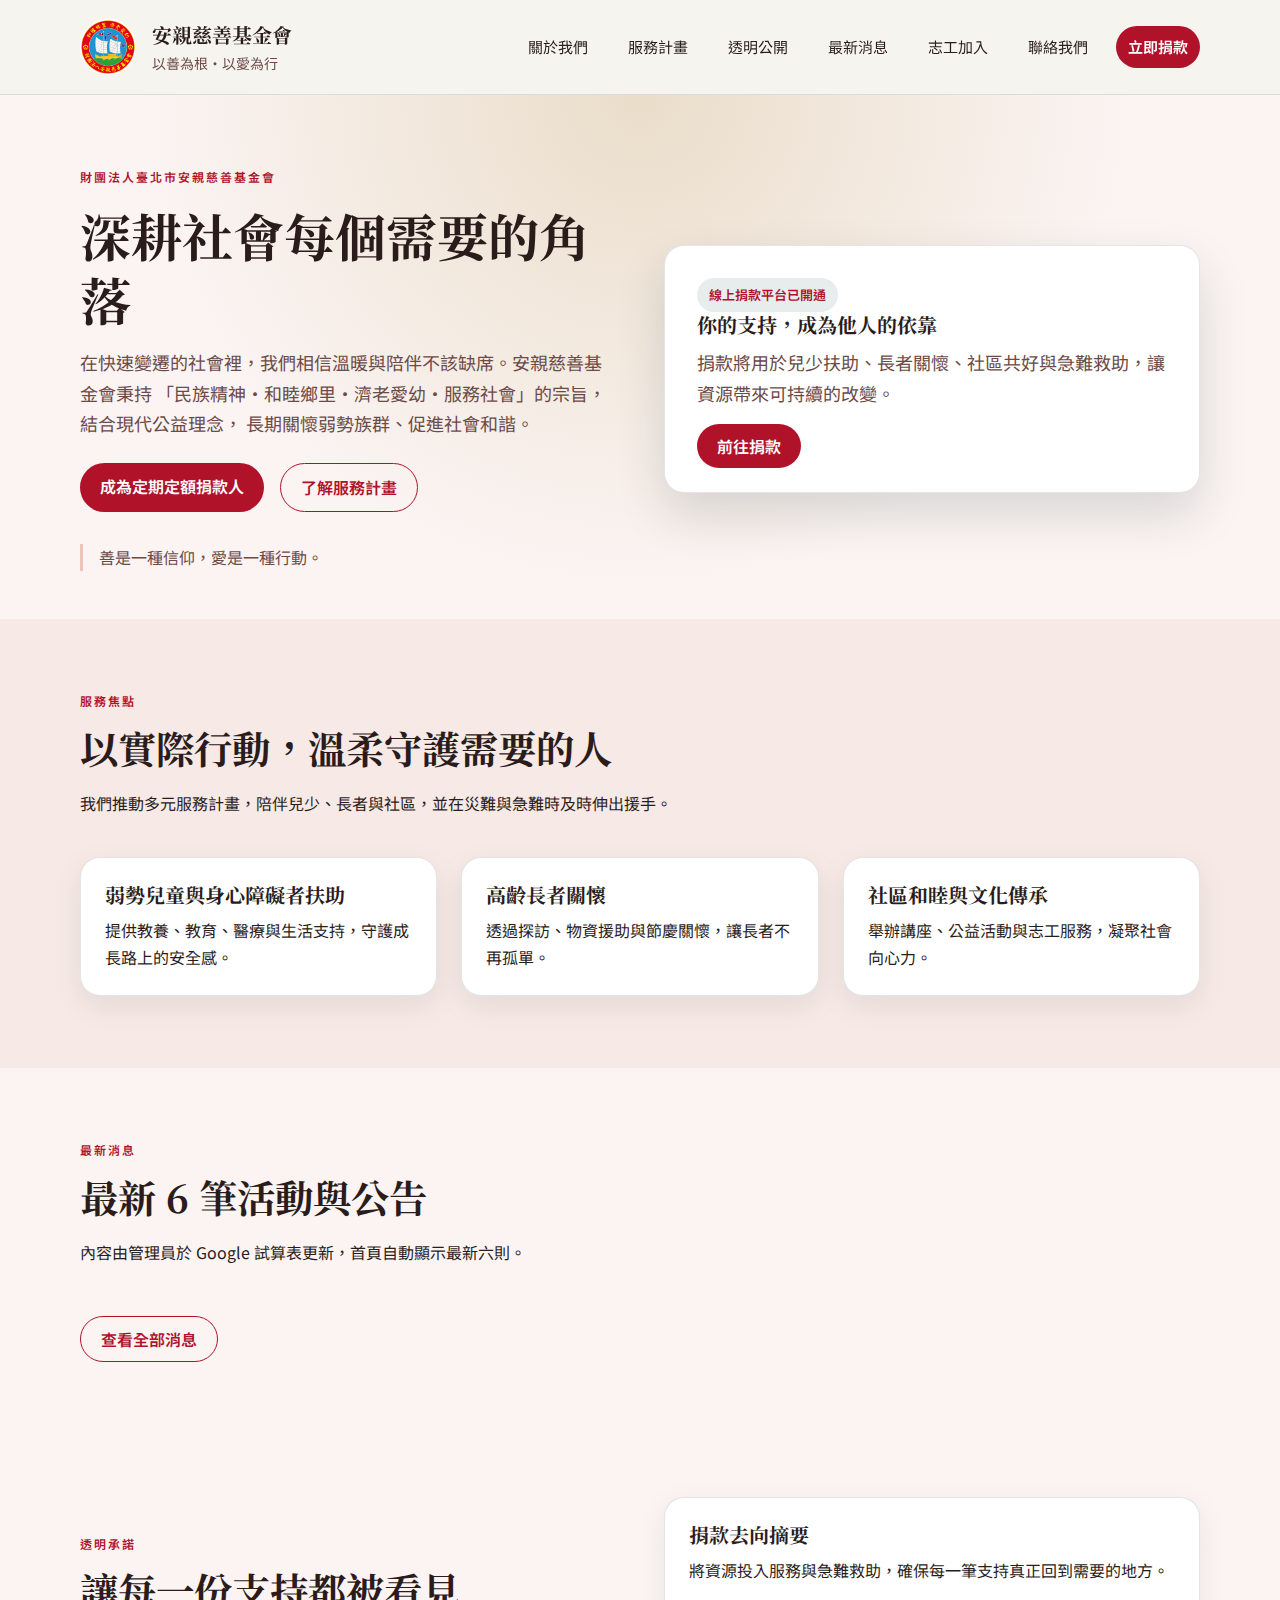
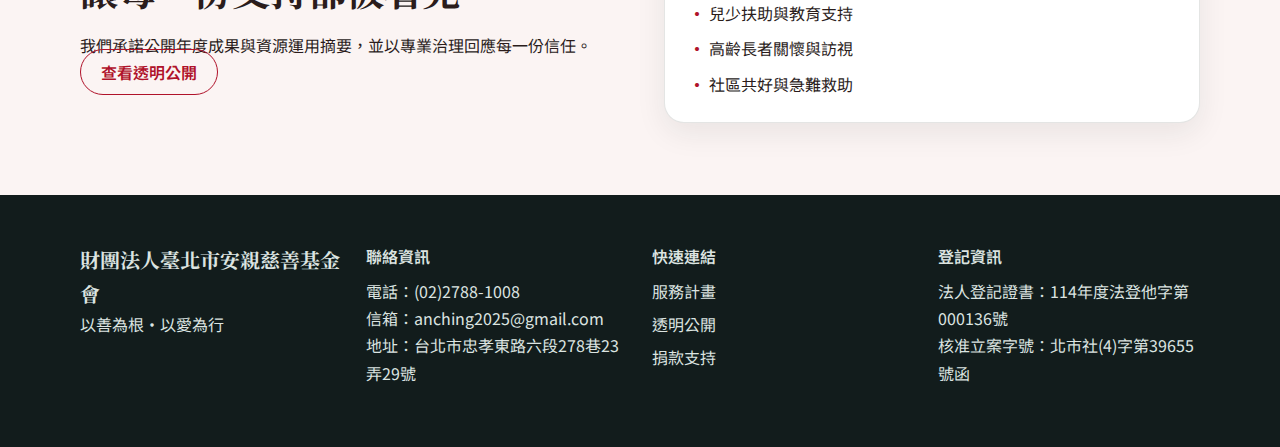
<file: index.html>
<!doctype html>
<html lang="zh-Hant">
  <head>
    <meta charset="UTF-8" />
    <meta name="viewport" content="width=device-width, initial-scale=1" />
    <title>安親慈善基金會｜可信專業的公益行動</title>
    <meta
      name="description"
      content="財團法人臺北市安親慈善基金會致力於關懷弱勢與促進社會和諧，邀請你一起以善為根、以愛為行。"
    />
    <link rel="preconnect" href="https://fonts.googleapis.com" />
    <link rel="preconnect" href="https://fonts.gstatic.com" crossorigin />
    <link
      href="https://fonts.googleapis.com/css2?family=Noto+Sans+TC:wght@400;500;600;700&family=Noto+Serif+TC:wght@600;700&display=swap"
      rel="stylesheet"
    />
    <link rel="stylesheet" href="styles.css?v=20260206-9" />
  </head>
  <body>
    <header class="site-header">
      <div class="container nav">
        <div class="brand">
          <img class="logo-img" src="logo.png" alt="安親慈善基金會標誌" />
          <div>
            <p class="brand-name">安親慈善基金會</p>
            <p class="brand-tagline">以善為根・以愛為行</p>
          </div>
        </div>
        <nav class="nav-links">
          <a href="about.html">關於我們</a>
          <a href="programs.html">服務計畫</a>
          <a href="transparency.html">透明公開</a>
          <a href="news.html">最新消息</a>
          <a href="volunteer.html">志工加入</a>
          <a href="contact.html">聯絡我們</a>
          <a class="primary" href="donate.html">立即捐款</a>
        </nav>
      </div>
    </header>

    <main>
      <section class="page-hero">
        <div class="container hero-layout">
          <div>
            <p class="eyebrow">財團法人臺北市安親慈善基金會</p>
            <h1>深耕社會每個需要的角落</h1>
            <p class="lead">
              在快速變遷的社會裡，我們相信溫暖與陪伴不該缺席。安親慈善基金會秉持
              「民族精神・和睦鄉里・濟老愛幼・服務社會」的宗旨，結合現代公益理念，
              長期關懷弱勢族群、促進社會和諧。
            </p>
            <div class="hero-actions">
              <a class="primary" href="donate.html">成為定期定額捐款人</a>
              <a class="ghost" href="programs.html">了解服務計畫</a>
            </div>
            <p class="callout">善是一種信仰，愛是一種行動。</p>
          </div>
          <div class="hero-card">
            <p class="tag">線上捐款平台已開通</p>
            <h3>你的支持，成為他人的依靠</h3>
            <p class="lead">
              捐款將用於兒少扶助、長者關懷、社區共好與急難救助，讓資源帶來可持續的改變。
            </p>
            <a class="primary" href="donate.html">前往捐款</a>
          </div>
        </div>
      </section>

      <section class="section alt">
        <div class="container">
          <div class="section-head">
            <p class="eyebrow">服務焦點</p>
            <h2>以實際行動，溫柔守護需要的人</h2>
            <p>我們推動多元服務計畫，陪伴兒少、長者與社區，並在災難與急難時及時伸出援手。</p>
          </div>
          <div class="grid-3">
            <div class="panel">
              <h3>弱勢兒童與身心障礙者扶助</h3>
              <p>提供教養、教育、醫療與生活支持，守護成長路上的安全感。</p>
            </div>
            <div class="panel">
              <h3>高齡長者關懷</h3>
              <p>透過探訪、物資援助與節慶關懷，讓長者不再孤單。</p>
            </div>
            <div class="panel">
              <h3>社區和睦與文化傳承</h3>
              <p>舉辦講座、公益活動與志工服務，凝聚社會向心力。</p>
            </div>
          </div>
        </div>
      </section>

      <section class="section">
        <div class="container">
          <div class="section-head">
            <p class="eyebrow">最新消息</p>
            <h2>最新 6 筆活動與公告</h2>
            <p>內容由管理員於 Google 試算表更新，首頁自動顯示最新六則。</p>
          </div>
          <div id="news-latest" class="grid-3"></div>
          <div style="margin-top: 20px;">
            <a class="ghost" href="news.html">查看全部消息</a>
          </div>
        </div>
      </section>

      <section class="section">
        <div class="container hero-layout">
          <div>
            <p class="eyebrow">透明承諾</p>
            <h2>讓每一份支持都被看見</h2>
            <p>
              我們承諾公開年度成果與資源運用摘要，並以專業治理回應每一份信任。
            </p>
            <a class="ghost" href="transparency.html">查看透明公開</a>
          </div>
          <div class="panel">
            <h3>捐款去向摘要</h3>
            <p>將資源投入服務與急難救助，確保每一筆支持真正回到需要的地方。</p>
            <ul class="simple-list">
              <li>兒少扶助與教育支持</li>
              <li>高齡長者關懷與訪視</li>
              <li>社區共好與急難救助</li>
            </ul>
          </div>
        </div>
      </section>
    </main>

    <footer class="site-footer">
      <div class="container footer-grid">
        <div>
          <p class="brand-name">財團法人臺北市安親慈善基金會</p>
          <p>以善為根・以愛為行</p>
        </div>
        <div>
          <p class="footer-title">聯絡資訊</p>
          <p>電話：(02)2788-1008</p>
          <p>信箱：anching2025@gmail.com</p>
          <p>地址：台北市忠孝東路六段278巷23弄29號</p>
        </div>
        <div>
          <p class="footer-title">快速連結</p>
          <a href="programs.html">服務計畫</a>
          <a href="transparency.html">透明公開</a>
          <a href="donate.html">捐款支持</a>
        </div>
        <div>
          <p class="footer-title">登記資訊</p>
          <p>法人登記證書：114年度法登他字第000136號</p>
          <p>核准立案字號：北市社(4)字第39655號函</p>
        </div>
      </div>
    </footer>
    <script>
      const SHEET_ID = "12Q5MX69gfwJPv3X0t9mw3HUgPPOiGE4Lq7EeeIWF9hE";
      const SHEET_URL = `https://docs.google.com/spreadsheets/d/${SHEET_ID}/gviz/tq?tqx=out:json`;
      const PUBLISHED_CSV_URL =
        "https://docs.google.com/spreadsheets/d/e/2PACX-1vR2u68dup_nVFtwCwjLNznK08tksnLjc7uTvGqbfrfzGR0oyB39RW882RuBMqL6oJFyZnqrlI0BNszu/pub?output=csv";
      const PUBLISHED_GVIZ_URL =
        "https://docs.google.com/spreadsheets/d/e/2PACX-1vR2u68dup_nVFtwCwjLNznK08tksnLjc7uTvGqbfrfzGR0oyB39RW882RuBMqL6oJFyZnqrlI0BNszu/gviz/tq?tqx=out:json";

      function parseGviz(text) {
        const json = text.replace("/*O_o*/\\n", "").replace("google.visualization.Query.setResponse(", "").slice(0, -2);
        return JSON.parse(json);
      }

      function parseDateValue(value) {
        if (!value) return "";
        if (typeof value === "string" && value.startsWith("Date(")) {
          const parts = value.replace("Date(", "").replace(")", "").split(",").map(Number);
          if (parts.length >= 3) {
            const date = new Date(parts[0], parts[1], parts[2]);
            return date.toISOString().slice(0, 10);
          }
        }
        return value;
      }

      function toDateValue(value) {
        if (!value) return 0;
        const normalized = parseDateValue(value);
        const date = new Date(normalized);
        return Number.isNaN(date.getTime()) ? 0 : date.getTime();
      }

      function normalizeImageUrl(url) {
        if (!url) return "";
        if (url.includes("drive.google.com/uc?id=")) return url;
        const fileMatch = url.match(/drive\\.google\\.com\\/file\\/d\\/([^/]+)/);
        if (fileMatch) return `https://drive.google.com/uc?id=${fileMatch[1]}`;
        const openMatch = url.match(/drive\\.google\\.com\\/open\\?id=([^&]+)/);
        if (openMatch) return `https://drive.google.com/uc?id=${openMatch[1]}`;
        return url;
      }

      function buildCard(item) {
        const article = document.createElement("article");
        article.className = "panel";
        if (item.image_url) {
          const img = document.createElement("img");
          img.src = item.image_url;
          img.alt = item.title;
          img.loading = "lazy";
          img.style.borderRadius = "14px";
          img.style.marginBottom = "12px";
          article.appendChild(img);
        }
        const tag = document.createElement("p");
        tag.className = "tag";
        tag.textContent = item.date;
        const title = document.createElement("h3");
        title.textContent = item.title;
        const summary = document.createElement("p");
        summary.textContent = item.summary;
        article.append(tag, title, summary);
        if (item.link) {
          const link = document.createElement("a");
          link.className = "ghost";
          link.href = item.link;
          link.target = "_blank";
          link.rel = "noreferrer";
          link.textContent = "更多內容";
          link.style.display = "inline-block";
          link.style.marginTop = "12px";
          article.appendChild(link);
        }
        return article;
      }

      function parseCsv(text) {
        const delimiter = text.split("\n")[0]?.includes("\t") ? "\t" : ",";
        const rows = [];
        let current = [];
        let value = "";
        let inQuotes = false;
        for (let i = 0; i < text.length; i += 1) {
          const char = text[i];
          const next = text[i + 1];
          if (char === "\"" && inQuotes && next === "\"") {
            value += "\"";
            i += 1;
            continue;
          }
          if (char === "\"") {
            inQuotes = !inQuotes;
            continue;
          }
          if (char === delimiter && !inQuotes) {
            current.push(value);
            value = "";
            continue;
          }
          if ((char === "\n" || char === "\r") && !inQuotes) {
            if (value.length || current.length) {
              current.push(value);
              rows.push(current);
              current = [];
              value = "";
            }
            continue;
          }
          value += char;
        }
        if (value.length || current.length) {
          current.push(value);
          rows.push(current);
        }
        if (rows.length && rows[0][0]) {
          rows[0][0] = rows[0][0].replace(/^\uFEFF/, "");
        }
        return rows;
      }

      function fetchCsvFallback(onSuccess, onError) {
        const CSV_URL =
          PUBLISHED_CSV_URL || `https://docs.google.com/spreadsheets/d/${SHEET_ID}/export?format=csv&gid=0`;
        fetch(CSV_URL)
          .then((res) => res.text())
          .then((text) => {
            const rows = parseCsv(text);
            onSuccess(rows);
          })
          .catch(onError);
      }

      function loadSheetData(onSuccess, onError) {
        const script = document.createElement("script");
        const timeout = setTimeout(() => {
          fetchCsvFallback(onSuccess, onError);
        }, 8000);

        window.google = window.google || {};
        window.google.visualization = window.google.visualization || {};
        window.google.visualization.Query = window.google.visualization.Query || {};
        window.google.visualization.Query.setResponse = (response) => {
          clearTimeout(timeout);
          onSuccess(response);
          script.remove();
        };

        const gvizUrl = PUBLISHED_GVIZ_URL || SHEET_URL;
        script.src = `${gvizUrl}&gid=0&cachebust=${Date.now()}`;
        script.onerror = () => {
          clearTimeout(timeout);
          fetchCsvFallback(onSuccess, onError);
        };
        document.body.appendChild(script);
      }

      loadSheetData(
        (data) => {
          let header = [];
          let rows = [];
          if (Array.isArray(data)) {
            header = data[0] || [];
            rows = data.slice(1).map((row) => row.map((cell) => ({ v: cell })));
          } else {
            header = (data.table.cols || []).map((col) => col.label || "").map((h) => h.toLowerCase().trim());
            rows = data.table.rows || [];
          }

          const headerIndex = {};
          header.forEach((name, idx) => {
            if (!name) return;
            const key = name.toLowerCase().replace(/\s+/g, "_").trim();
            headerIndex[key] = idx;
          });

          const alias = {
            "image url": "image_url",
            "image-url": "image_url",
            "imageurl": "image_url",
            "date": "date",
            "title": "title",
            "summary": "summary",
            "link": "link",
          };

          const readCell = (row, key, fallbackIndex) => {
            const mapped = alias[key] || key;
            const idx = headerIndex[mapped];
            if (typeof idx === "number") return row[idx]?.v || row.c?.[idx]?.v || "";
            return row[fallbackIndex]?.v || row.c?.[fallbackIndex]?.v || "";
          };

          const items = rows.map((row) => ({
            date: parseDateValue(readCell(row, "date", 0)),
            title: readCell(row, "title", 1),
            summary: readCell(row, "summary", 2),
            image_url: normalizeImageUrl(readCell(row, "image_url", 3)),
            link: readCell(row, "link", 4),
          }));
          items.sort((a, b) => toDateValue(b.date) - toDateValue(a.date));
          const latest = items.slice(0, 6);
          const container = document.getElementById("news-latest");
          container.innerHTML = "";
          latest.forEach((item) => container.appendChild(buildCard(item)));
        },
        () => {
          const container = document.getElementById("news-latest");
          container.innerHTML =
            "<p>目前無法載入最新消息，請確認試算表已發佈到網路，或改用 GitHub Pages 開啟本站。</p>";
        }
      );
    </script>
  </body>
</html>
</file>
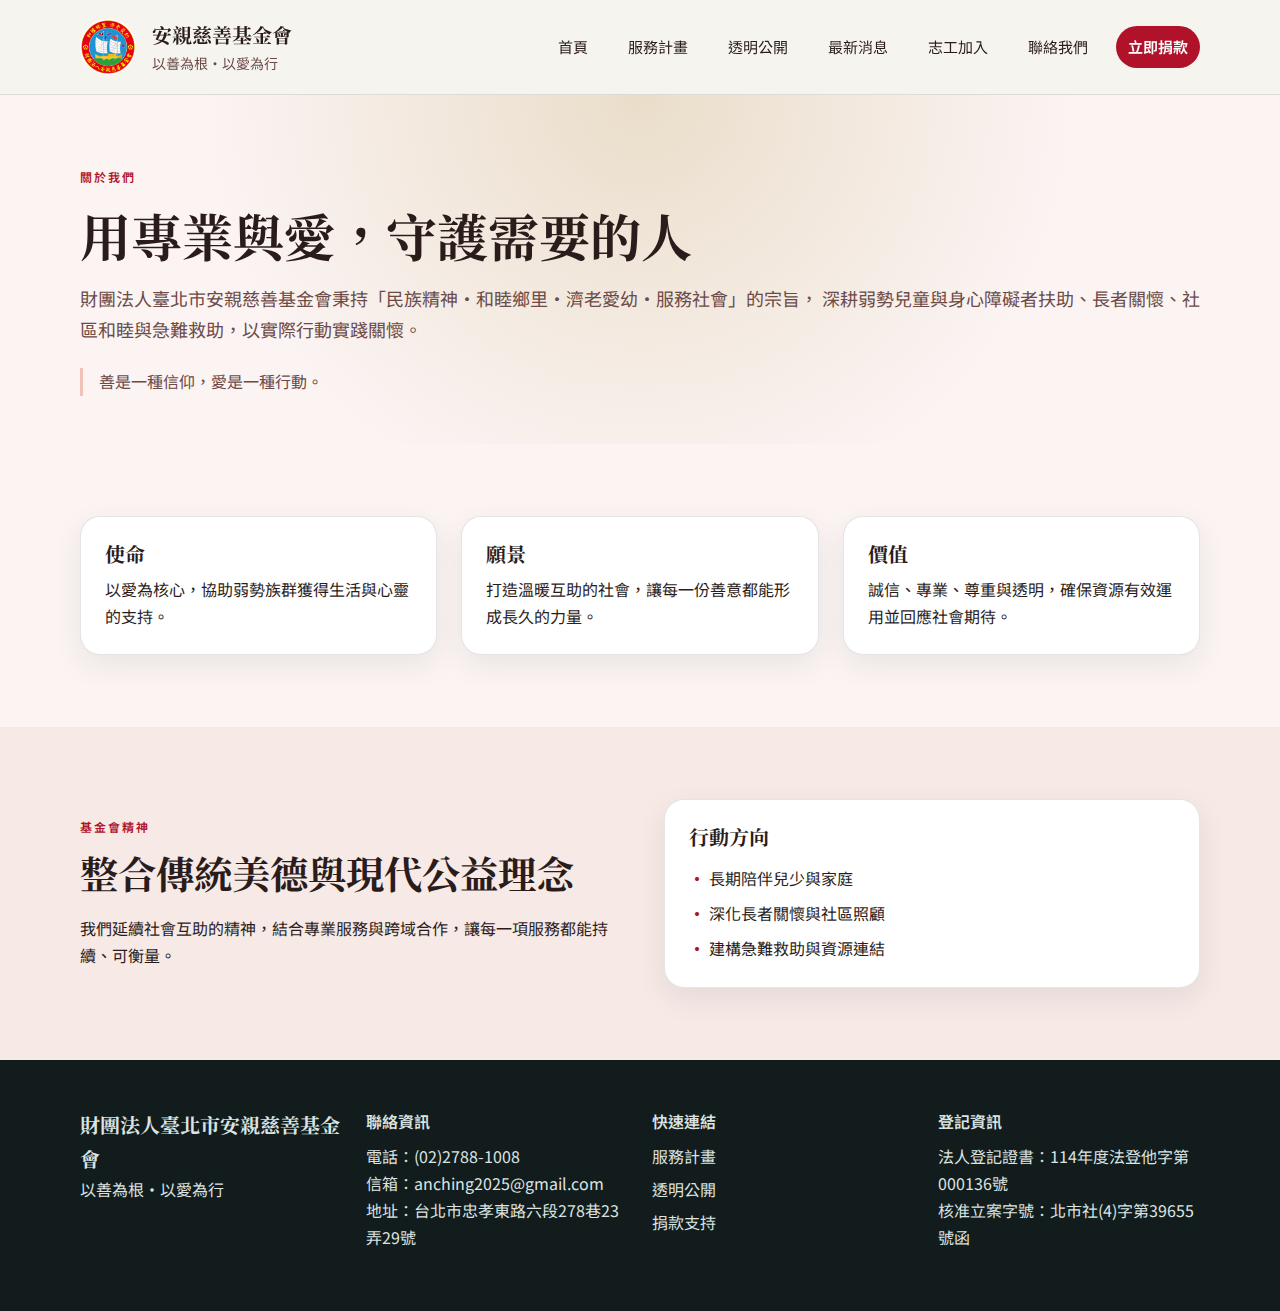
<file: about.html>
<!doctype html>
<html lang="zh-Hant">
  <head>
    <meta charset="UTF-8" />
    <meta name="viewport" content="width=device-width, initial-scale=1" />
    <title>關於我們｜安親慈善基金會</title>
    <meta name="description" content="安親慈善基金會的使命、願景與服務精神。" />
    <link rel="preconnect" href="https://fonts.googleapis.com" />
    <link rel="preconnect" href="https://fonts.gstatic.com" crossorigin />
    <link
      href="https://fonts.googleapis.com/css2?family=Noto+Sans+TC:wght@400;500;600;700&family=Noto+Serif+TC:wght@600;700&display=swap"
      rel="stylesheet"
    />
    <link rel="stylesheet" href="styles.css?v=20260206-9" />
  </head>
  <body>
    <header class="site-header">
      <div class="container nav">
        <div class="brand">
          <img class="logo-img" src="logo.png" alt="安親慈善基金會標誌" />
          <div>
            <p class="brand-name">安親慈善基金會</p>
            <p class="brand-tagline">以善為根・以愛為行</p>
          </div>
        </div>
        <nav class="nav-links">
          <a href="index.html">首頁</a>
          <a href="programs.html">服務計畫</a>
          <a href="transparency.html">透明公開</a>
          <a href="news.html">最新消息</a>
          <a href="volunteer.html">志工加入</a>
          <a href="contact.html">聯絡我們</a>
          <a class="primary" href="donate.html">立即捐款</a>
        </nav>
      </div>
    </header>

    <main>
      <section class="page-hero">
        <div class="container">
          <p class="eyebrow">關於我們</p>
          <h1>用專業與愛，守護需要的人</h1>
          <p class="lead">
            財團法人臺北市安親慈善基金會秉持「民族精神・和睦鄉里・濟老愛幼・服務社會」的宗旨，
            深耕弱勢兒童與身心障礙者扶助、長者關懷、社區和睦與急難救助，以實際行動實踐關懷。
          </p>
          <p class="callout">善是一種信仰，愛是一種行動。</p>
        </div>
      </section>

      <section class="section">
        <div class="container">
          <div class="grid-3">
            <div class="panel">
              <h3>使命</h3>
              <p>以愛為核心，協助弱勢族群獲得生活與心靈的支持。</p>
            </div>
            <div class="panel">
              <h3>願景</h3>
              <p>打造溫暖互助的社會，讓每一份善意都能形成長久的力量。</p>
            </div>
            <div class="panel">
              <h3>價值</h3>
              <p>誠信、專業、尊重與透明，確保資源有效運用並回應社會期待。</p>
            </div>
          </div>
        </div>
      </section>

      <section class="section alt">
        <div class="container hero-layout">
          <div>
            <p class="eyebrow">基金會精神</p>
            <h2>整合傳統美德與現代公益理念</h2>
            <p>
              我們延續社會互助的精神，結合專業服務與跨域合作，讓每一項服務都能持續、可衡量。
            </p>
          </div>
          <div class="panel">
            <h3>行動方向</h3>
            <ul class="simple-list">
              <li>長期陪伴兒少與家庭</li>
              <li>深化長者關懷與社區照顧</li>
              <li>建構急難救助與資源連結</li>
            </ul>
          </div>
        </div>
      </section>
    </main>

    <footer class="site-footer">
      <div class="container footer-grid">
        <div>
          <p class="brand-name">財團法人臺北市安親慈善基金會</p>
          <p>以善為根・以愛為行</p>
        </div>
        <div>
          <p class="footer-title">聯絡資訊</p>
          <p>電話：(02)2788-1008</p>
          <p>信箱：anching2025@gmail.com</p>
          <p>地址：台北市忠孝東路六段278巷23弄29號</p>
        </div>
        <div>
          <p class="footer-title">快速連結</p>
          <a href="programs.html">服務計畫</a>
          <a href="transparency.html">透明公開</a>
          <a href="donate.html">捐款支持</a>
        </div>
        <div>
          <p class="footer-title">登記資訊</p>
          <p>法人登記證書：114年度法登他字第000136號</p>
          <p>核准立案字號：北市社(4)字第39655號函</p>
        </div>
      </div>
    </footer>
  </body>
</html>
</file>
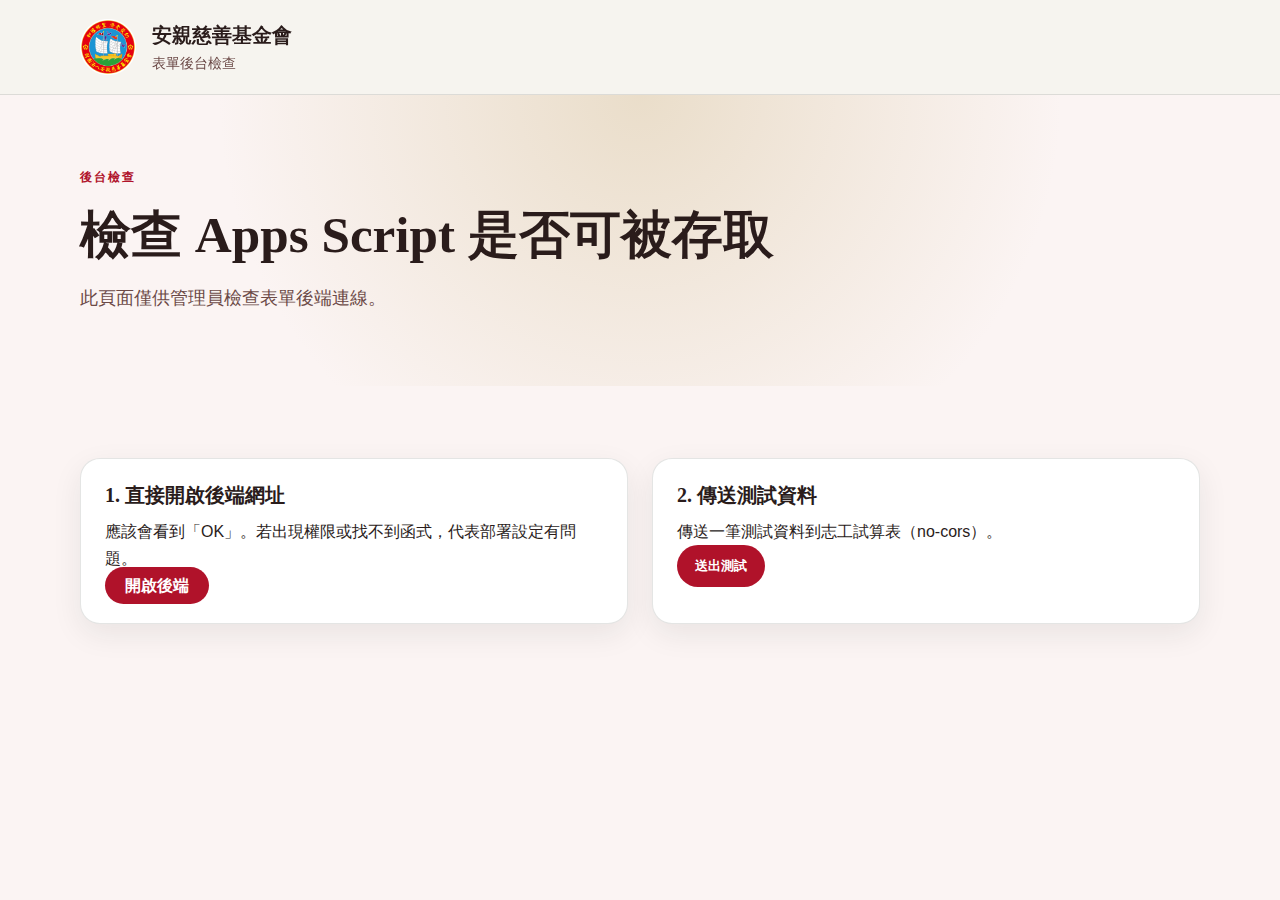
<file: admin-check.html>
<!doctype html>
<html lang="zh-Hant">
  <head>
    <meta charset="UTF-8" />
    <meta name="viewport" content="width=device-width, initial-scale=1" />
    <title>表單後台檢查｜安親慈善基金會</title>
    <link rel="stylesheet" href="styles.css?v=20260206-9" />
  </head>
  <body>
    <header class="site-header">
      <div class="container nav">
        <div class="brand">
          <img class="logo-img" src="logo.png" alt="安親慈善基金會標誌" />
          <div>
            <p class="brand-name">安親慈善基金會</p>
            <p class="brand-tagline">表單後台檢查</p>
          </div>
        </div>
      </div>
    </header>

    <main>
      <section class="page-hero">
        <div class="container">
          <p class="eyebrow">後台檢查</p>
          <h1>檢查 Apps Script 是否可被存取</h1>
          <p class="lead">此頁面僅供管理員檢查表單後端連線。</p>
        </div>
      </section>

      <section class="section">
        <div class="container grid-2">
          <div class="panel">
            <h3>1. 直接開啟後端網址</h3>
            <p>應該會看到「OK」。若出現權限或找不到函式，代表部署設定有問題。</p>
            <a class="primary" id="open-endpoint" href="#" target="_blank" rel="noreferrer">開啟後端</a>
          </div>
          <div class="panel">
            <h3>2. 傳送測試資料</h3>
            <p>傳送一筆測試資料到志工試算表（no-cors）。</p>
            <button type="button" id="send-test">送出測試</button>
            <p class="hint" id="test-status"></p>
          </div>
        </div>
      </section>
    </main>

    <script>
      const FORM_ENDPOINT =
        "https://script.google.com/macros/s/AKfycbyVr7G14Dl1XMWslkh9Mk169iyk6Ant2bhQlCgnVQVG6yeOdkk4sS28ORi_F_5vtW6L/exec";

      document.getElementById("open-endpoint").href = FORM_ENDPOINT;

      document.getElementById("send-test").addEventListener("click", () => {
        const status = document.getElementById("test-status");
        status.textContent = "送出中...";
        const payload = {
          type: "volunteer",
          name: "測試",
          phone: "0000",
          email: "test@example.com",
          service: "測試",
          time: "測試",
          note: "admin-check",
        };

        fetch(FORM_ENDPOINT, {
          method: "POST",
          mode: "no-cors",
          headers: { "Content-Type": "text/plain;charset=utf-8" },
          body: JSON.stringify(payload),
        })
          .then(() => {
            status.textContent = "已送出測試資料（請到試算表確認是否新增）。";
          })
          .catch((err) => {
            status.textContent = `送出失敗（${err}）`;
          });
      });
    </script>
  </body>
</html>
</file>
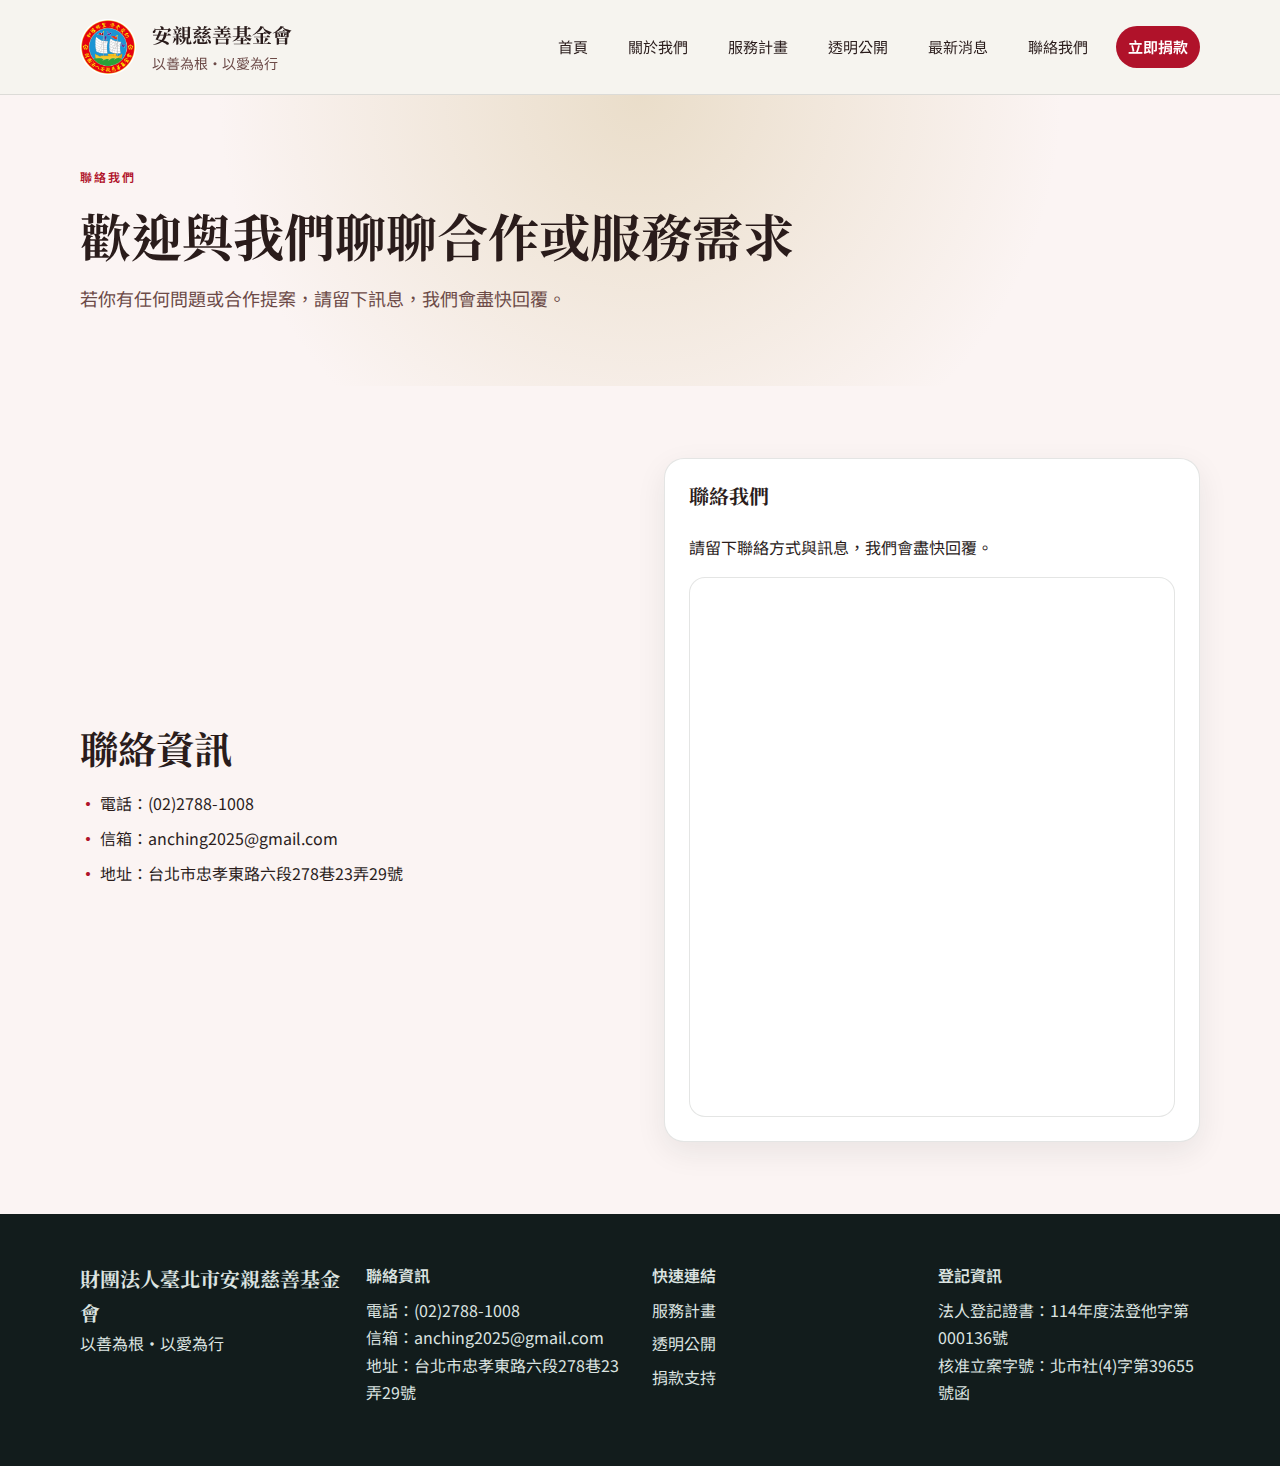
<file: contact.html>
<!doctype html>
<html lang="zh-Hant">
  <head>
    <meta charset="UTF-8" />
    <meta name="viewport" content="width=device-width, initial-scale=1" />
    <title>聯絡我們｜安親慈善基金會</title>
    <meta name="description" content="安親慈善基金會聯絡資訊與留言表單。" />
    <link rel="preconnect" href="https://fonts.googleapis.com" />
    <link rel="preconnect" href="https://fonts.gstatic.com" crossorigin />
    <link
      href="https://fonts.googleapis.com/css2?family=Noto+Sans+TC:wght@400;500;600;700&family=Noto+Serif+TC:wght@600;700&display=swap"
      rel="stylesheet"
    />
    <link rel="stylesheet" href="styles.css?v=20260206-9" />
  </head>
  <body>
    <header class="site-header">
      <div class="container nav">
        <div class="brand">
          <img class="logo-img" src="logo.png" alt="安親慈善基金會標誌" />
          <div>
            <p class="brand-name">安親慈善基金會</p>
            <p class="brand-tagline">以善為根・以愛為行</p>
          </div>
        </div>
        <nav class="nav-links">
          <a href="index.html">首頁</a>
          <a href="about.html">關於我們</a>
          <a href="programs.html">服務計畫</a>
          <a href="transparency.html">透明公開</a>
          <a href="news.html">最新消息</a>
          <a href="contact.html">聯絡我們</a>
          <a class="primary" href="donate.html">立即捐款</a>
        </nav>
      </div>
    </header>

    <main>
      <section class="page-hero">
        <div class="container">
          <p class="eyebrow">聯絡我們</p>
          <h1>歡迎與我們聊聊合作或服務需求</h1>
          <p class="lead">若你有任何問題或合作提案，請留下訊息，我們會盡快回覆。</p>
        </div>
      </section>

      <section class="section">
        <div class="container hero-layout">
          <div>
            <h2>聯絡資訊</h2>
            <ul class="simple-list">
              <li>電話：(02)2788-1008</li>
              <li>信箱：anching2025@gmail.com</li>
              <li>地址：台北市忠孝東路六段278巷23弄29號</li>
            </ul>
          </div>
          <div class="panel form">
            <h3>聯絡我們</h3>
            <p>請留下聯絡方式與訊息，我們會盡快回覆。</p>
            <div class="form-embed compact">
              <iframe
                title="聯絡我們表單"
                src="https://docs.google.com/forms/d/e/1FAIpQLSfDh_C7nGPTx1IdzoKhUEA-G9WXQlO7_2h4SF3lDxt5Fcdfvw/viewform?embedded=true"
                loading="lazy"
              >
                載入中…
              </iframe>
            </div>
          </div>
        </div>
      </section>
    </main>

    <footer class="site-footer">
      <div class="container footer-grid">
        <div>
          <p class="brand-name">財團法人臺北市安親慈善基金會</p>
          <p>以善為根・以愛為行</p>
        </div>
        <div>
          <p class="footer-title">聯絡資訊</p>
          <p>電話：(02)2788-1008</p>
          <p>信箱：anching2025@gmail.com</p>
          <p>地址：台北市忠孝東路六段278巷23弄29號</p>
        </div>
        <div>
          <p class="footer-title">快速連結</p>
          <a href="programs.html">服務計畫</a>
          <a href="transparency.html">透明公開</a>
          <a href="donate.html">捐款支持</a>
        </div>
        <div>
          <p class="footer-title">登記資訊</p>
          <p>法人登記證書：114年度法登他字第000136號</p>
          <p>核准立案字號：北市社(4)字第39655號函</p>
        </div>
      </div>
    </footer>
  </body>
</html>
</file>
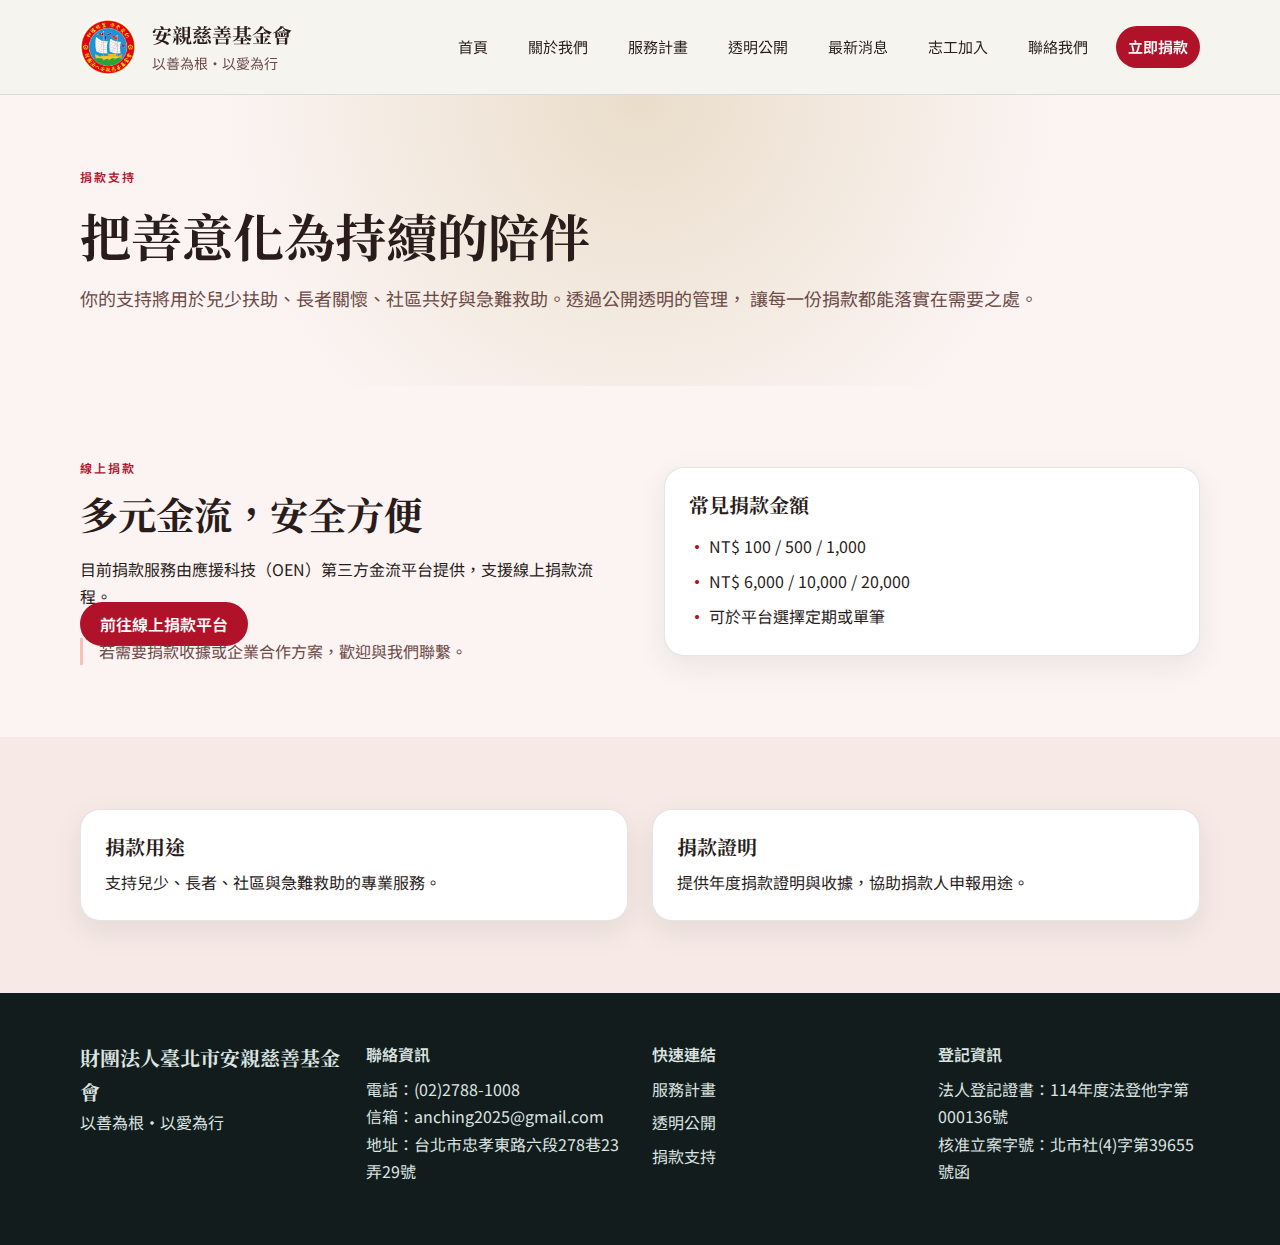
<file: donate.html>
<!doctype html>
<html lang="zh-Hant">
  <head>
    <meta charset="UTF-8" />
    <meta name="viewport" content="width=device-width, initial-scale=1" />
    <title>捐款支持｜安親慈善基金會</title>
    <meta name="description" content="支持安親慈善基金會的捐款方式與金流平台。" />
    <link rel="preconnect" href="https://fonts.googleapis.com" />
    <link rel="preconnect" href="https://fonts.gstatic.com" crossorigin />
    <link
      href="https://fonts.googleapis.com/css2?family=Noto+Sans+TC:wght@400;500;600;700&family=Noto+Serif+TC:wght@600;700&display=swap"
      rel="stylesheet"
    />
    <link rel="stylesheet" href="styles.css?v=20260206-9" />
  </head>
  <body>
    <header class="site-header">
      <div class="container nav">
        <div class="brand">
          <img class="logo-img" src="logo.png" alt="安親慈善基金會標誌" />
          <div>
            <p class="brand-name">安親慈善基金會</p>
            <p class="brand-tagline">以善為根・以愛為行</p>
          </div>
        </div>
        <nav class="nav-links">
          <a href="index.html">首頁</a>
          <a href="about.html">關於我們</a>
          <a href="programs.html">服務計畫</a>
          <a href="transparency.html">透明公開</a>
          <a href="news.html">最新消息</a>
          <a href="volunteer.html">志工加入</a>
          <a href="contact.html">聯絡我們</a>
          <a class="primary" href="donate.html">立即捐款</a>
        </nav>
      </div>
    </header>

    <main>
      <section class="page-hero">
        <div class="container">
          <p class="eyebrow">捐款支持</p>
          <h1>把善意化為持續的陪伴</h1>
          <p class="lead">
            你的支持將用於兒少扶助、長者關懷、社區共好與急難救助。透過公開透明的管理，
            讓每一份捐款都能落實在需要之處。
          </p>
        </div>
      </section>

      <section class="section">
        <div class="container hero-layout">
          <div>
            <p class="eyebrow">線上捐款</p>
            <h2>多元金流，安全方便</h2>
            <p>目前捐款服務由應援科技（OEN）第三方金流平台提供，支援線上捐款流程。</p>
            <a class="primary" href="https://anching.oen.tw/" target="_blank" rel="noreferrer">
              前往線上捐款平台
            </a>
            <p class="callout">若需要捐款收據或企業合作方案，歡迎與我們聯繫。</p>
          </div>
          <div class="panel">
            <h3>常見捐款金額</h3>
            <ul class="simple-list">
              <li>NT$ 100 / 500 / 1,000</li>
              <li>NT$ 6,000 / 10,000 / 20,000</li>
              <li>可於平台選擇定期或單筆</li>
            </ul>
          </div>
        </div>
      </section>

      <section class="section alt">
        <div class="container grid-2">
          <div class="panel">
            <h3>捐款用途</h3>
            <p>支持兒少、長者、社區與急難救助的專業服務。</p>
          </div>
          <div class="panel">
            <h3>捐款證明</h3>
            <p>提供年度捐款證明與收據，協助捐款人申報用途。</p>
          </div>
        </div>
      </section>
    </main>

    <footer class="site-footer">
      <div class="container footer-grid">
        <div>
          <p class="brand-name">財團法人臺北市安親慈善基金會</p>
          <p>以善為根・以愛為行</p>
        </div>
        <div>
          <p class="footer-title">聯絡資訊</p>
          <p>電話：(02)2788-1008</p>
          <p>信箱：anching2025@gmail.com</p>
          <p>地址：台北市忠孝東路六段278巷23弄29號</p>
        </div>
        <div>
          <p class="footer-title">快速連結</p>
          <a href="programs.html">服務計畫</a>
          <a href="transparency.html">透明公開</a>
          <a href="donate.html">捐款支持</a>
        </div>
        <div>
          <p class="footer-title">登記資訊</p>
          <p>法人登記證書：114年度法登他字第000136號</p>
          <p>核准立案字號：北市社(4)字第39655號函</p>
        </div>
      </div>
    </footer>
  </body>
</html>
</file>
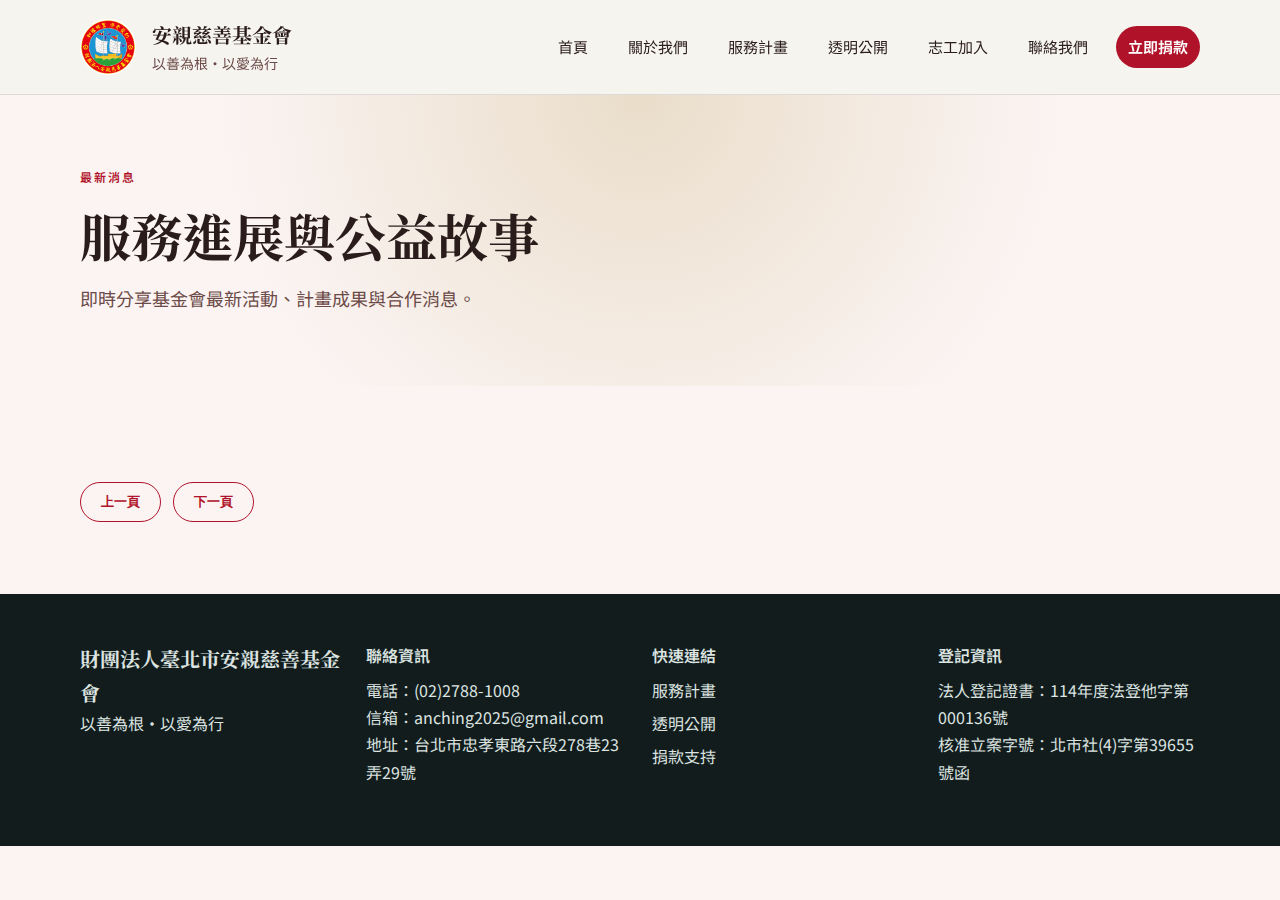
<file: news.html>
<!doctype html>
<html lang="zh-Hant">
  <head>
    <meta charset="UTF-8" />
    <meta name="viewport" content="width=device-width, initial-scale=1" />
    <title>最新消息｜安親慈善基金會</title>
    <meta name="description" content="安親慈善基金會的最新消息與活動資訊。" />
    <link rel="preconnect" href="https://fonts.googleapis.com" />
    <link rel="preconnect" href="https://fonts.gstatic.com" crossorigin />
    <link
      href="https://fonts.googleapis.com/css2?family=Noto+Sans+TC:wght@400;500;600;700&family=Noto+Serif+TC:wght@600;700&display=swap"
      rel="stylesheet"
    />
    <link rel="stylesheet" href="styles.css?v=20260206-9" />
  </head>
  <body>
    <header class="site-header">
      <div class="container nav">
        <div class="brand">
          <img class="logo-img" src="logo.png" alt="安親慈善基金會標誌" />
          <div>
            <p class="brand-name">安親慈善基金會</p>
            <p class="brand-tagline">以善為根・以愛為行</p>
          </div>
        </div>
        <nav class="nav-links">
          <a href="index.html">首頁</a>
          <a href="about.html">關於我們</a>
          <a href="programs.html">服務計畫</a>
          <a href="transparency.html">透明公開</a>
          <a href="volunteer.html">志工加入</a>
          <a href="contact.html">聯絡我們</a>
          <a class="primary" href="donate.html">立即捐款</a>
        </nav>
      </div>
    </header>

    <main>
      <section class="page-hero">
        <div class="container">
          <p class="eyebrow">最新消息</p>
          <h1>服務進展與公益故事</h1>
          <p class="lead">即時分享基金會最新活動、計畫成果與合作消息。</p>
        </div>
      </section>

      <section class="section">
        <div class="container">
          <div class="grid-3" id="news-all"></div>
          <div style="display: flex; gap: 12px; margin-top: 24px;">
            <button type="button" id="news-prev" class="ghost">上一頁</button>
            <button type="button" id="news-next" class="ghost">下一頁</button>
          </div>
        </div>
      </section>
    </main>

    <footer class="site-footer">
      <div class="container footer-grid">
        <div>
          <p class="brand-name">財團法人臺北市安親慈善基金會</p>
          <p>以善為根・以愛為行</p>
        </div>
        <div>
          <p class="footer-title">聯絡資訊</p>
          <p>電話：(02)2788-1008</p>
          <p>信箱：anching2025@gmail.com</p>
          <p>地址：台北市忠孝東路六段278巷23弄29號</p>
        </div>
        <div>
          <p class="footer-title">快速連結</p>
          <a href="programs.html">服務計畫</a>
          <a href="transparency.html">透明公開</a>
          <a href="donate.html">捐款支持</a>
        </div>
        <div>
          <p class="footer-title">登記資訊</p>
          <p>法人登記證書：114年度法登他字第000136號</p>
          <p>核准立案字號：北市社(4)字第39655號函</p>
        </div>
      </div>
    </footer>
    <script>
      const SHEET_ID = "12Q5MX69gfwJPv3X0t9mw3HUgPPOiGE4Lq7EeeIWF9hE";
      const SHEET_URL = `https://docs.google.com/spreadsheets/d/${SHEET_ID}/gviz/tq?tqx=out:json`;
      const PUBLISHED_CSV_URL =
        "https://docs.google.com/spreadsheets/d/e/2PACX-1vR2u68dup_nVFtwCwjLNznK08tksnLjc7uTvGqbfrfzGR0oyB39RW882RuBMqL6oJFyZnqrlI0BNszu/pub?output=csv";
      const PUBLISHED_GVIZ_URL =
        "https://docs.google.com/spreadsheets/d/e/2PACX-1vR2u68dup_nVFtwCwjLNznK08tksnLjc7uTvGqbfrfzGR0oyB39RW882RuBMqL6oJFyZnqrlI0BNszu/gviz/tq?tqx=out:json";

      function parseGviz(text) {
        const json = text.replace("/*O_o*/\\n", "").replace("google.visualization.Query.setResponse(", "").slice(0, -2);
        return JSON.parse(json);
      }

      function parseDateValue(value) {
        if (!value) return "";
        if (typeof value === "string" && value.startsWith("Date(")) {
          const parts = value.replace("Date(", "").replace(")", "").split(",").map(Number);
          if (parts.length >= 3) {
            const date = new Date(parts[0], parts[1], parts[2]);
            return date.toISOString().slice(0, 10);
          }
        }
        return value;
      }

      function toDateValue(value) {
        if (!value) return 0;
        const normalized = parseDateValue(value);
        const date = new Date(normalized);
        return Number.isNaN(date.getTime()) ? 0 : date.getTime();
      }

      function normalizeImageUrl(url) {
        if (!url) return "";
        if (url.includes("drive.google.com/uc?id=")) return url;
        const fileMatch = url.match(/drive\\.google\\.com\\/file\\/d\\/([^/]+)/);
        if (fileMatch) return `https://drive.google.com/uc?id=${fileMatch[1]}`;
        const openMatch = url.match(/drive\\.google\\.com\\/open\\?id=([^&]+)/);
        if (openMatch) return `https://drive.google.com/uc?id=${openMatch[1]}`;
        return url;
      }

      function buildCard(item) {
        const article = document.createElement("article");
        article.className = "panel";
        if (item.image_url) {
          const img = document.createElement("img");
          img.src = item.image_url;
          img.alt = item.title;
          img.loading = "lazy";
          img.style.borderRadius = "14px";
          img.style.marginBottom = "12px";
          article.appendChild(img);
        }
        const tag = document.createElement("p");
        tag.className = "tag";
        tag.textContent = item.date;
        const title = document.createElement("h3");
        title.textContent = item.title;
        const summary = document.createElement("p");
        summary.textContent = item.summary;
        article.append(tag, title, summary);
        if (item.link) {
          const link = document.createElement("a");
          link.className = "ghost";
          link.href = item.link;
          link.target = "_blank";
          link.rel = "noreferrer";
          link.textContent = "更多內容";
          link.style.display = "inline-block";
          link.style.marginTop = "12px";
          article.appendChild(link);
        }
        return article;
      }

      const PAGE_SIZE = 6;
      let currentPage = 1;
      let cachedItems = [];

      function renderPage(page) {
        const container = document.getElementById("news-all");
        container.innerHTML = "";
        const start = (page - 1) * PAGE_SIZE;
        const pageItems = cachedItems.slice(start, start + PAGE_SIZE);
        pageItems.forEach((item) => container.appendChild(buildCard(item)));
        document.getElementById("news-prev").disabled = page <= 1;
        document.getElementById("news-next").disabled = start + PAGE_SIZE >= cachedItems.length;
      }

      document.getElementById("news-prev").addEventListener("click", () => {
        if (currentPage > 1) {
          currentPage -= 1;
          renderPage(currentPage);
        }
      });

      document.getElementById("news-next").addEventListener("click", () => {
        if (currentPage * PAGE_SIZE < cachedItems.length) {
          currentPage += 1;
          renderPage(currentPage);
        }
      });

      function parseCsv(text) {
        const delimiter = text.split("\n")[0]?.includes("\t") ? "\t" : ",";
        const rows = [];
        let current = [];
        let value = "";
        let inQuotes = false;
        for (let i = 0; i < text.length; i += 1) {
          const char = text[i];
          const next = text[i + 1];
          if (char === "\"" && inQuotes && next === "\"") {
            value += "\"";
            i += 1;
            continue;
          }
          if (char === "\"") {
            inQuotes = !inQuotes;
            continue;
          }
          if (char === delimiter && !inQuotes) {
            current.push(value);
            value = "";
            continue;
          }
          if ((char === "\n" || char === "\r") && !inQuotes) {
            if (value.length || current.length) {
              current.push(value);
              rows.push(current);
              current = [];
              value = "";
            }
            continue;
          }
          value += char;
        }
        if (value.length || current.length) {
          current.push(value);
          rows.push(current);
        }
        if (rows.length && rows[0][0]) {
          rows[0][0] = rows[0][0].replace(/^\uFEFF/, "");
        }
        return rows;
      }

      function fetchCsvFallback(onSuccess, onError) {
        const CSV_URL =
          PUBLISHED_CSV_URL || `https://docs.google.com/spreadsheets/d/${SHEET_ID}/export?format=csv&gid=0`;
        fetch(CSV_URL)
          .then((res) => res.text())
          .then((text) => {
            const rows = parseCsv(text);
            onSuccess(rows);
          })
          .catch(onError);
      }

      function loadSheetData(onSuccess, onError) {
        const script = document.createElement("script");
        const timeout = setTimeout(() => {
          fetchCsvFallback(onSuccess, onError);
        }, 8000);

        window.google = window.google || {};
        window.google.visualization = window.google.visualization || {};
        window.google.visualization.Query = window.google.visualization.Query || {};
        window.google.visualization.Query.setResponse = (response) => {
          clearTimeout(timeout);
          onSuccess(response);
          script.remove();
        };

        const gvizUrl = PUBLISHED_GVIZ_URL || SHEET_URL;
        script.src = `${gvizUrl}&gid=0&cachebust=${Date.now()}`;
        script.onerror = () => {
          clearTimeout(timeout);
          fetchCsvFallback(onSuccess, onError);
        };
        document.body.appendChild(script);
      }

      loadSheetData(
        (data) => {
          let header = [];
          let rows = [];
          if (Array.isArray(data)) {
            header = data[0] || [];
            rows = data.slice(1).map((row) => row.map((cell) => ({ v: cell })));
          } else {
            header = (data.table.cols || []).map((col) => col.label || "").map((h) => h.toLowerCase().trim());
            rows = data.table.rows || [];
          }

          const headerIndex = {};
          header.forEach((name, idx) => {
            if (!name) return;
            const key = name.toLowerCase().replace(/\s+/g, "_").trim();
            headerIndex[key] = idx;
          });

          const alias = {
            "image url": "image_url",
            "image-url": "image_url",
            "imageurl": "image_url",
            "date": "date",
            "title": "title",
            "summary": "summary",
            "link": "link",
          };

          const readCell = (row, key, fallbackIndex) => {
            const mapped = alias[key] || key;
            const idx = headerIndex[mapped];
            if (typeof idx === "number") return row[idx]?.v || row.c?.[idx]?.v || "";
            return row[fallbackIndex]?.v || row.c?.[fallbackIndex]?.v || "";
          };

          cachedItems = rows.map((row) => ({
            date: parseDateValue(readCell(row, "date", 0)),
            title: readCell(row, "title", 1),
            summary: readCell(row, "summary", 2),
            image_url: normalizeImageUrl(readCell(row, "image_url", 3)),
            link: readCell(row, "link", 4),
          }));
          cachedItems.sort((a, b) => toDateValue(b.date) - toDateValue(a.date));
          renderPage(currentPage);
        },
        () => {
          const container = document.getElementById("news-all");
          container.innerHTML =
            "<p>目前無法載入最新消息，請確認試算表已發佈到網路，或改用 GitHub Pages 開啟本站。</p>";
        }
      );
    </script>
  </body>
</html>
</file>
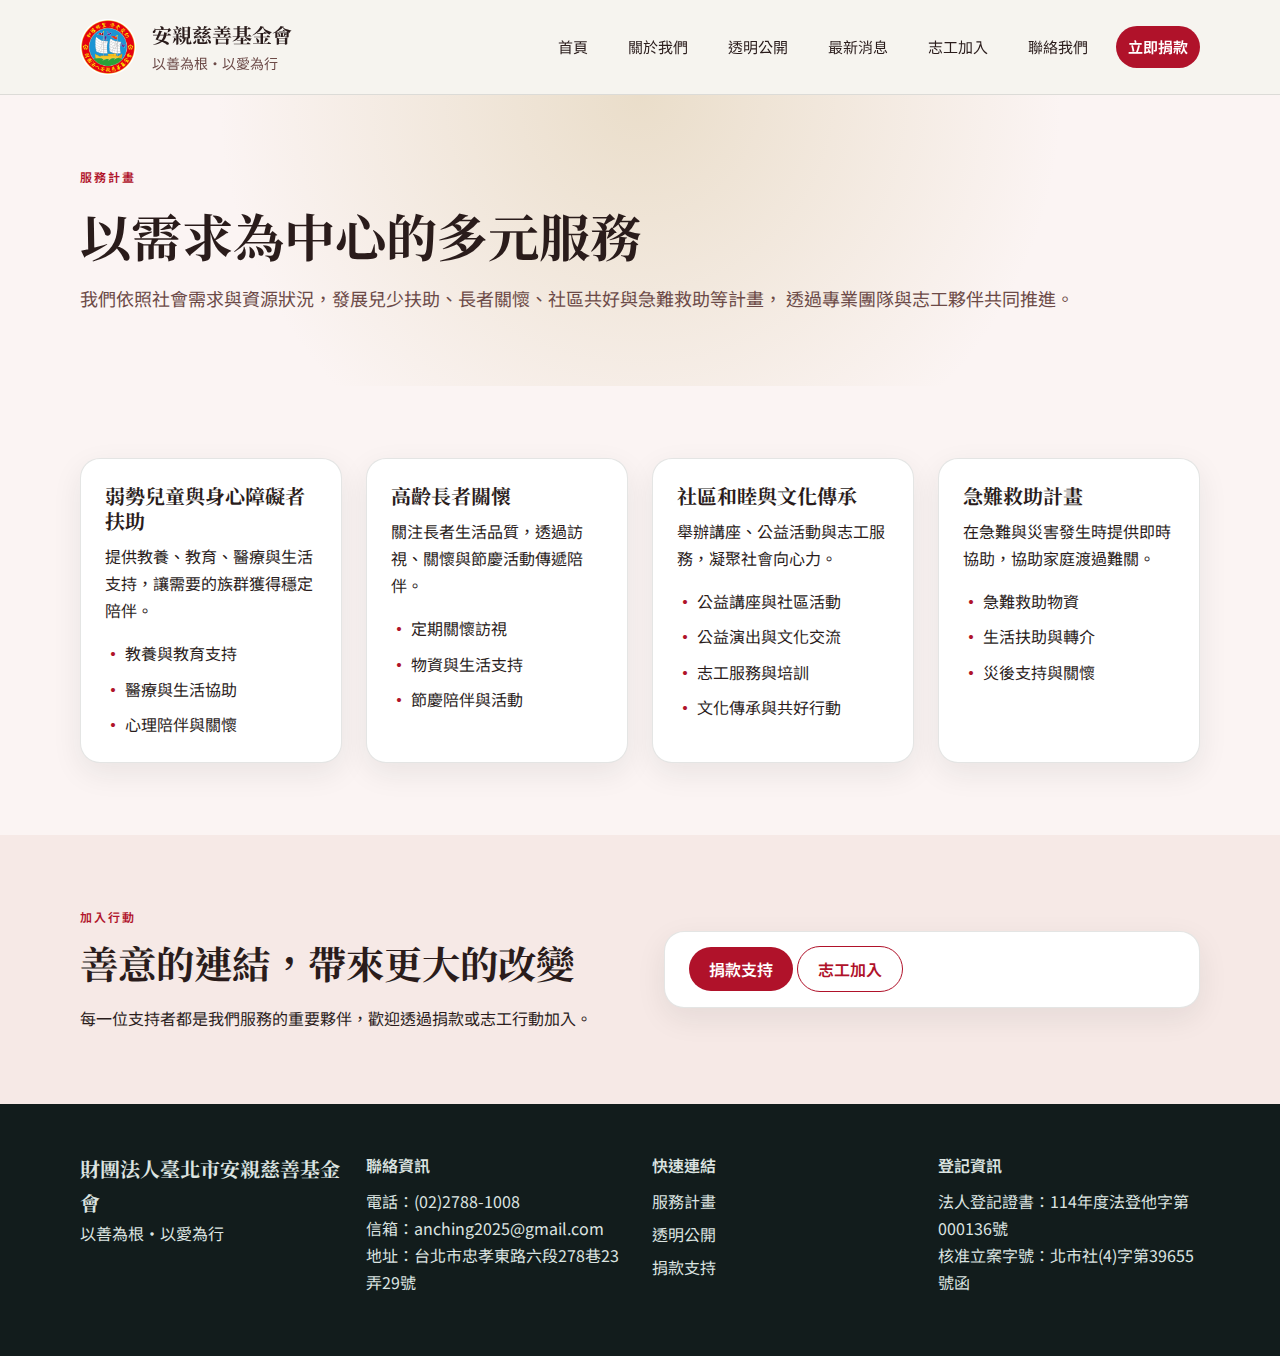
<file: programs.html>
<!doctype html>
<html lang="zh-Hant">
  <head>
    <meta charset="UTF-8" />
    <meta name="viewport" content="width=device-width, initial-scale=1" />
    <title>服務計畫｜安親慈善基金會</title>
    <meta name="description" content="安親慈善基金會的兒少扶助、長者關懷、社區共好與急難救助計畫。" />
    <link rel="preconnect" href="https://fonts.googleapis.com" />
    <link rel="preconnect" href="https://fonts.gstatic.com" crossorigin />
    <link
      href="https://fonts.googleapis.com/css2?family=Noto+Sans+TC:wght@400;500;600;700&family=Noto+Serif+TC:wght@600;700&display=swap"
      rel="stylesheet"
    />
    <link rel="stylesheet" href="styles.css?v=20260206-9" />
  </head>
  <body>
    <header class="site-header">
      <div class="container nav">
        <div class="brand">
          <img class="logo-img" src="logo.png" alt="安親慈善基金會標誌" />
          <div>
            <p class="brand-name">安親慈善基金會</p>
            <p class="brand-tagline">以善為根・以愛為行</p>
          </div>
        </div>
        <nav class="nav-links">
          <a href="index.html">首頁</a>
          <a href="about.html">關於我們</a>
          <a href="transparency.html">透明公開</a>
          <a href="news.html">最新消息</a>
          <a href="volunteer.html">志工加入</a>
          <a href="contact.html">聯絡我們</a>
          <a class="primary" href="donate.html">立即捐款</a>
        </nav>
      </div>
    </header>

    <main>
      <section class="page-hero">
        <div class="container">
          <p class="eyebrow">服務計畫</p>
          <h1>以需求為中心的多元服務</h1>
          <p class="lead">
            我們依照社會需求與資源狀況，發展兒少扶助、長者關懷、社區共好與急難救助等計畫，
            透過專業團隊與志工夥伴共同推進。
          </p>
        </div>
      </section>

      <section class="section">
        <div class="container">
          <div class="grid-2">
            <div class="panel">
              <h3>弱勢兒童與身心障礙者扶助</h3>
              <p>提供教養、教育、醫療與生活支持，讓需要的族群獲得穩定陪伴。</p>
              <ul class="simple-list">
              <li>教養與教育支持</li>
              <li>醫療與生活協助</li>
              <li>心理陪伴與關懷</li>
              </ul>
            </div>
            <div class="panel">
              <h3>高齡長者關懷</h3>
              <p>關注長者生活品質，透過訪視、關懷與節慶活動傳遞陪伴。</p>
              <ul class="simple-list">
                <li>定期關懷訪視</li>
                <li>物資與生活支持</li>
                <li>節慶陪伴與活動</li>
              </ul>
            </div>
            <div class="panel">
              <h3>社區和睦與文化傳承</h3>
              <p>舉辦講座、公益活動與志工服務，凝聚社會向心力。</p>
              <ul class="simple-list">
              <li>公益講座與社區活動</li>
              <li>公益演出與文化交流</li>
              <li>志工服務與培訓</li>
              <li>文化傳承與共好行動</li>
              </ul>
            </div>
            <div class="panel">
              <h3>急難救助計畫</h3>
              <p>在急難與災害發生時提供即時協助，協助家庭渡過難關。</p>
              <ul class="simple-list">
                <li>急難救助物資</li>
                <li>生活扶助與轉介</li>
                <li>災後支持與關懷</li>
              </ul>
            </div>
          </div>
        </div>
      </section>

      <section class="section alt">
        <div class="container hero-layout">
          <div>
            <p class="eyebrow">加入行動</p>
            <h2>善意的連結，帶來更大的改變</h2>
            <p>每一位支持者都是我們服務的重要夥伴，歡迎透過捐款或志工行動加入。</p>
          </div>
          <div class="panel">
            <a class="primary" href="donate.html">捐款支持</a>
            <a class="ghost" href="volunteer.html">志工加入</a>
          </div>
        </div>
      </section>
    </main>

    <footer class="site-footer">
      <div class="container footer-grid">
        <div>
          <p class="brand-name">財團法人臺北市安親慈善基金會</p>
          <p>以善為根・以愛為行</p>
        </div>
        <div>
          <p class="footer-title">聯絡資訊</p>
          <p>電話：(02)2788-1008</p>
          <p>信箱：anching2025@gmail.com</p>
          <p>地址：台北市忠孝東路六段278巷23弄29號</p>
        </div>
        <div>
          <p class="footer-title">快速連結</p>
          <a href="programs.html">服務計畫</a>
          <a href="transparency.html">透明公開</a>
          <a href="donate.html">捐款支持</a>
        </div>
        <div>
          <p class="footer-title">登記資訊</p>
          <p>法人登記證書：114年度法登他字第000136號</p>
          <p>核准立案字號：北市社(4)字第39655號函</p>
        </div>
      </div>
    </footer>
  </body>
</html>
</file>
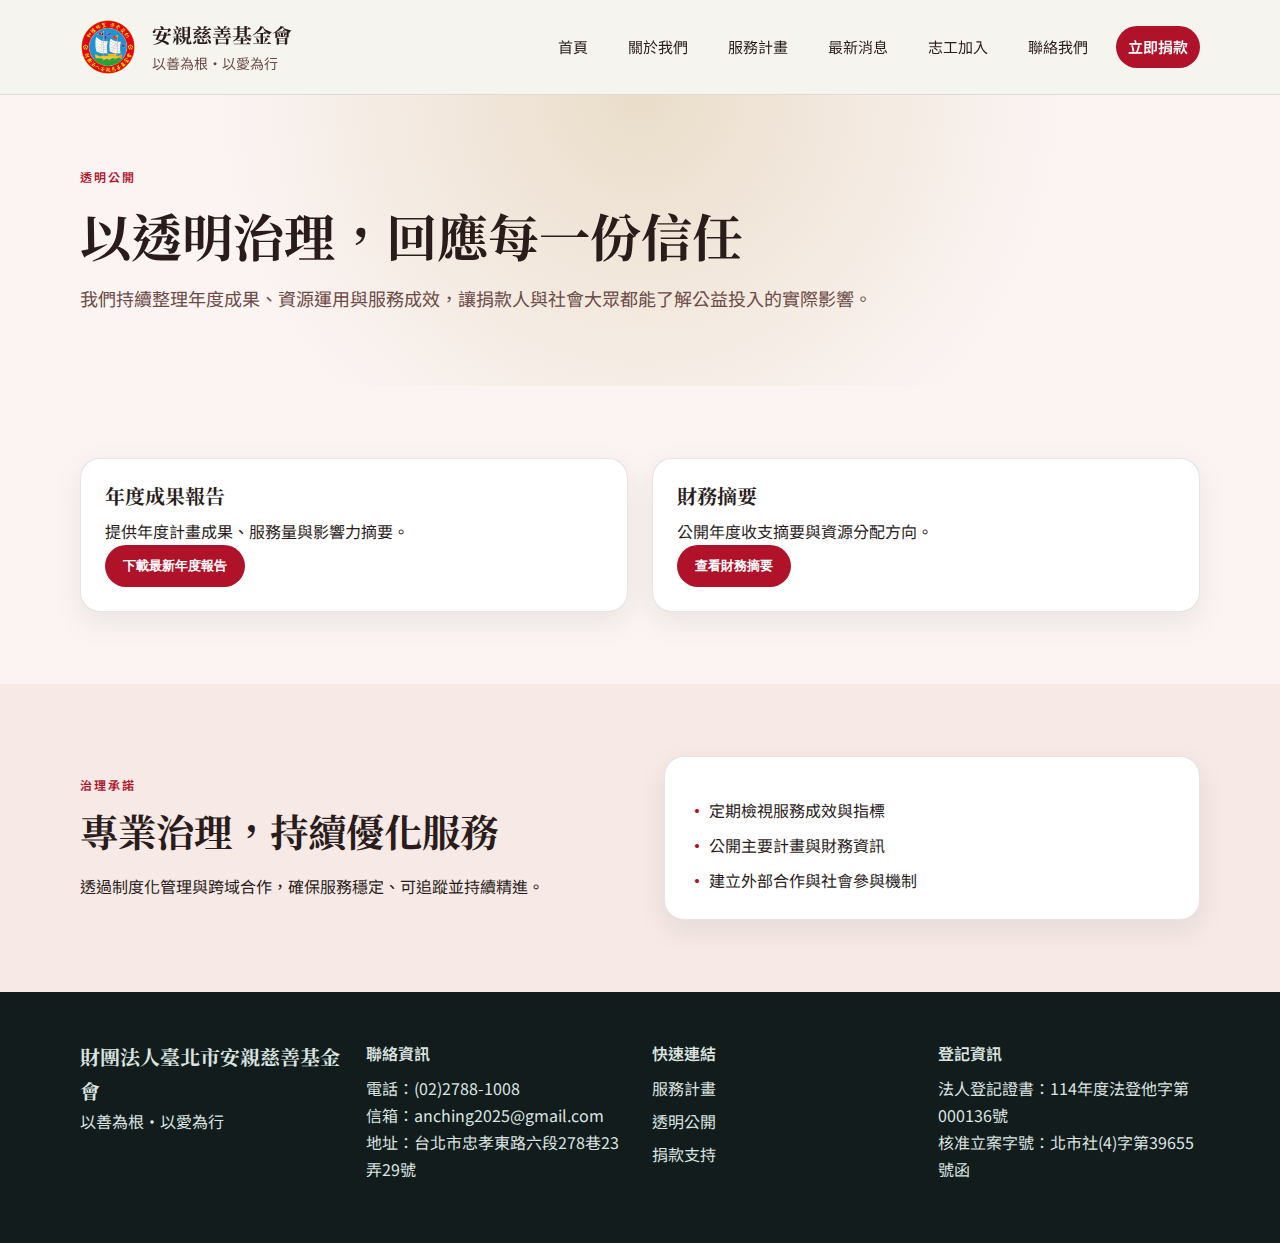
<file: transparency.html>
<!doctype html>
<html lang="zh-Hant">
  <head>
    <meta charset="UTF-8" />
    <meta name="viewport" content="width=device-width, initial-scale=1" />
    <title>透明公開｜安親慈善基金會</title>
    <meta name="description" content="安親慈善基金會的透明公開、年度成果與財務摘要。" />
    <link rel="preconnect" href="https://fonts.googleapis.com" />
    <link rel="preconnect" href="https://fonts.gstatic.com" crossorigin />
    <link
      href="https://fonts.googleapis.com/css2?family=Noto+Sans+TC:wght@400;500;600;700&family=Noto+Serif+TC:wght@600;700&display=swap"
      rel="stylesheet"
    />
    <link rel="stylesheet" href="styles.css?v=20260206-9" />
  </head>
  <body>
    <header class="site-header">
      <div class="container nav">
        <div class="brand">
          <img class="logo-img" src="logo.png" alt="安親慈善基金會標誌" />
          <div>
            <p class="brand-name">安親慈善基金會</p>
            <p class="brand-tagline">以善為根・以愛為行</p>
          </div>
        </div>
        <nav class="nav-links">
          <a href="index.html">首頁</a>
          <a href="about.html">關於我們</a>
          <a href="programs.html">服務計畫</a>
          <a href="news.html">最新消息</a>
          <a href="volunteer.html">志工加入</a>
          <a href="contact.html">聯絡我們</a>
          <a class="primary" href="donate.html">立即捐款</a>
        </nav>
      </div>
    </header>

    <main>
      <section class="page-hero">
        <div class="container">
          <p class="eyebrow">透明公開</p>
          <h1>以透明治理，回應每一份信任</h1>
          <p class="lead">
            我們持續整理年度成果、資源運用與服務成效，讓捐款人與社會大眾都能了解公益投入的實際影響。
          </p>
        </div>
      </section>

      <section class="section">
        <div class="container grid-2">
          <div class="panel">
            <h3>年度成果報告</h3>
            <p>提供年度計畫成果、服務量與影響力摘要。</p>
            <button type="button">下載最新年度報告</button>
          </div>
          <div class="panel">
            <h3>財務摘要</h3>
            <p>公開年度收支摘要與資源分配方向。</p>
            <button type="button">查看財務摘要</button>
          </div>
        </div>
      </section>

      <section class="section alt">
        <div class="container hero-layout">
          <div>
            <p class="eyebrow">治理承諾</p>
            <h2>專業治理，持續優化服務</h2>
            <p>透過制度化管理與跨域合作，確保服務穩定、可追蹤並持續精進。</p>
          </div>
          <div class="panel">
            <ul class="simple-list">
              <li>定期檢視服務成效與指標</li>
              <li>公開主要計畫與財務資訊</li>
              <li>建立外部合作與社會參與機制</li>
            </ul>
          </div>
        </div>
      </section>
    </main>

    <footer class="site-footer">
      <div class="container footer-grid">
        <div>
          <p class="brand-name">財團法人臺北市安親慈善基金會</p>
          <p>以善為根・以愛為行</p>
        </div>
        <div>
          <p class="footer-title">聯絡資訊</p>
          <p>電話：(02)2788-1008</p>
          <p>信箱：anching2025@gmail.com</p>
          <p>地址：台北市忠孝東路六段278巷23弄29號</p>
        </div>
        <div>
          <p class="footer-title">快速連結</p>
          <a href="programs.html">服務計畫</a>
          <a href="transparency.html">透明公開</a>
          <a href="donate.html">捐款支持</a>
        </div>
        <div>
          <p class="footer-title">登記資訊</p>
          <p>法人登記證書：114年度法登他字第000136號</p>
          <p>核准立案字號：北市社(4)字第39655號函</p>
        </div>
      </div>
    </footer>
  </body>
</html>
</file>
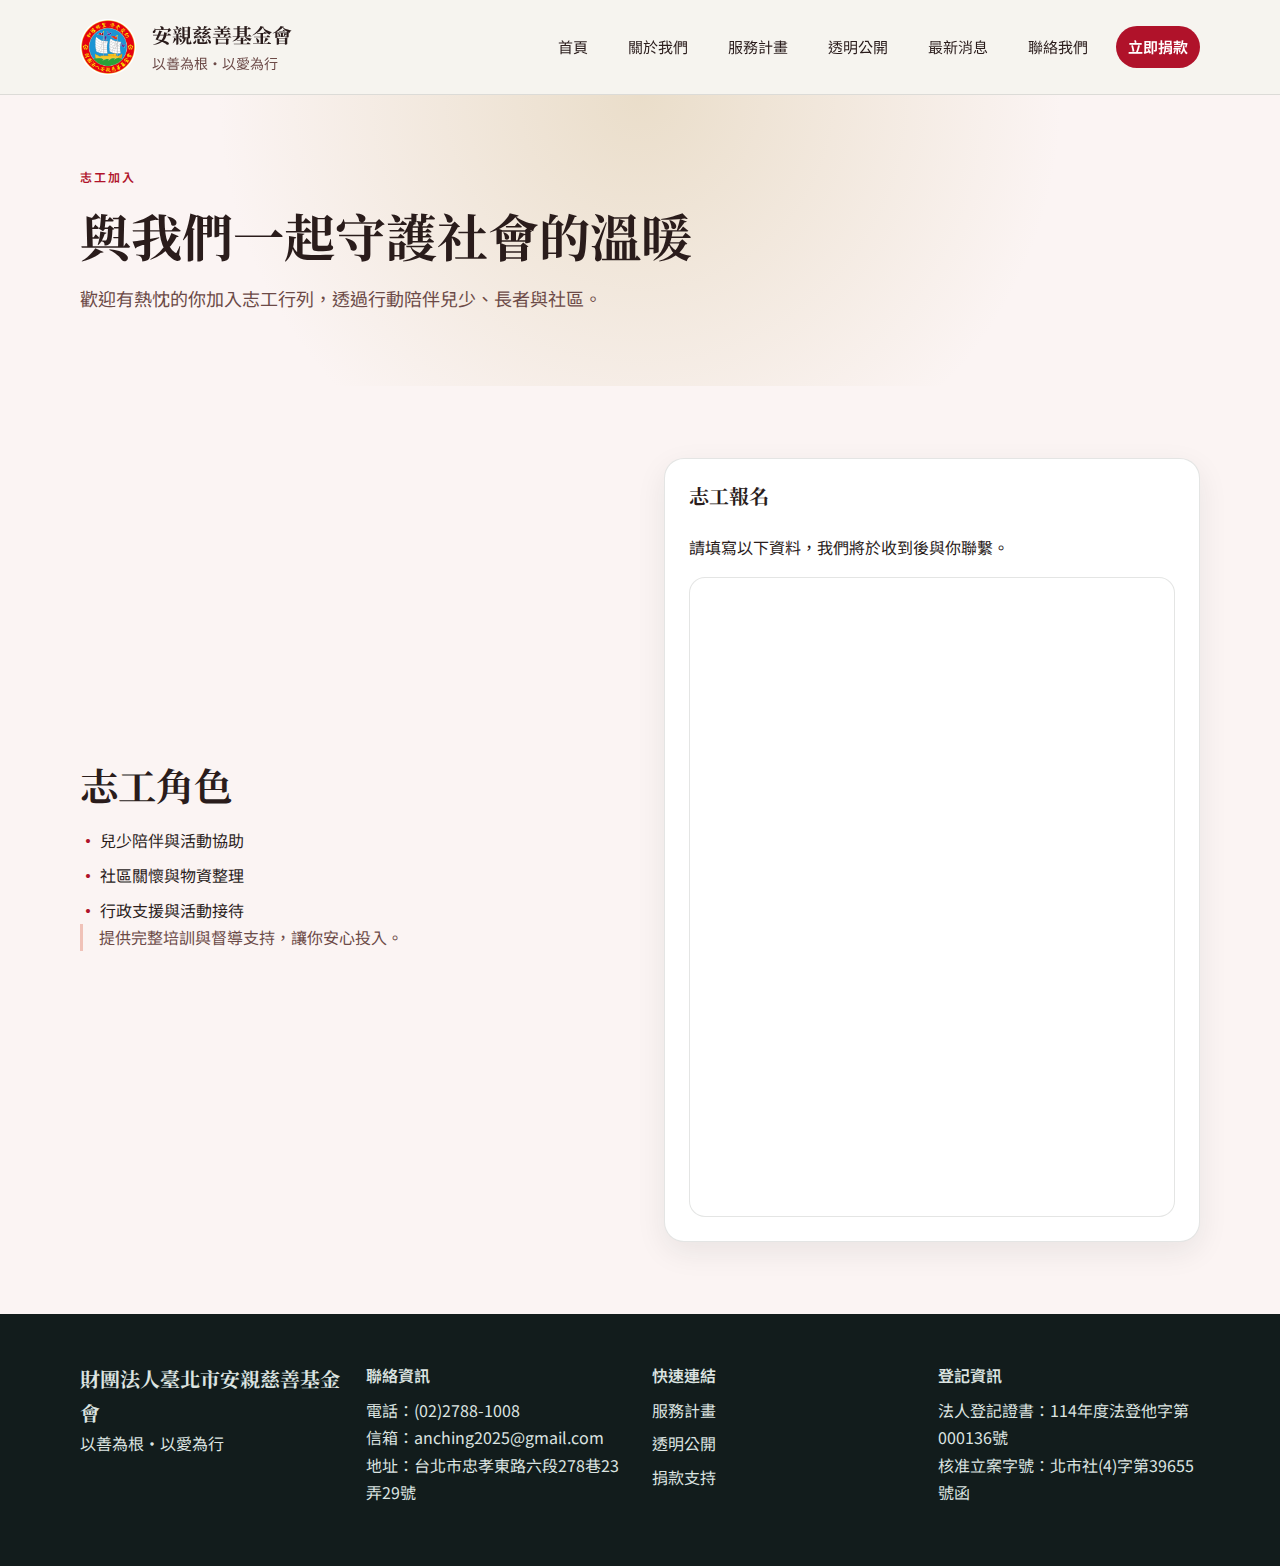
<file: volunteer.html>
<!doctype html>
<html lang="zh-Hant">
  <head>
    <meta charset="UTF-8" />
    <meta name="viewport" content="width=device-width, initial-scale=1" />
    <title>志工加入｜安親慈善基金會</title>
    <meta name="description" content="加入安親慈善基金會志工行列。" />
    <link rel="preconnect" href="https://fonts.googleapis.com" />
    <link rel="preconnect" href="https://fonts.gstatic.com" crossorigin />
    <link
      href="https://fonts.googleapis.com/css2?family=Noto+Sans+TC:wght@400;500;600;700&family=Noto+Serif+TC:wght@600;700&display=swap"
      rel="stylesheet"
    />
    <link rel="stylesheet" href="styles.css?v=20260206-9" />
  </head>
  <body>
    <header class="site-header">
      <div class="container nav">
        <div class="brand">
          <img class="logo-img" src="logo.png" alt="安親慈善基金會標誌" />
          <div>
            <p class="brand-name">安親慈善基金會</p>
            <p class="brand-tagline">以善為根・以愛為行</p>
          </div>
        </div>
        <nav class="nav-links">
          <a href="index.html">首頁</a>
          <a href="about.html">關於我們</a>
          <a href="programs.html">服務計畫</a>
          <a href="transparency.html">透明公開</a>
          <a href="news.html">最新消息</a>
          <a href="contact.html">聯絡我們</a>
          <a class="primary" href="donate.html">立即捐款</a>
        </nav>
      </div>
    </header>

    <main>
      <section class="page-hero">
        <div class="container">
          <p class="eyebrow">志工加入</p>
          <h1>與我們一起守護社會的溫暖</h1>
          <p class="lead">歡迎有熱忱的你加入志工行列，透過行動陪伴兒少、長者與社區。</p>
        </div>
      </section>

      <section class="section">
        <div class="container hero-layout">
          <div>
            <h2>志工角色</h2>
            <ul class="simple-list">
              <li>兒少陪伴與活動協助</li>
              <li>社區關懷與物資整理</li>
              <li>行政支援與活動接待</li>
            </ul>
            <p class="callout">提供完整培訓與督導支持，讓你安心投入。</p>
          </div>
          <div class="panel form">
            <h3>志工報名</h3>
            <p>請填寫以下資料，我們將於收到後與你聯繫。</p>
            <div class="form-embed">
              <iframe
                title="志工報名表單"
                src="https://docs.google.com/forms/d/e/1FAIpQLSdkIplugUdHI0Nsl-_Xa9E2H5QbKoDj6RZnQG9msWPqBIZm2g/viewform?embedded=true"
                loading="lazy"
              >
                載入中…
              </iframe>
            </div>
          </div>
        </div>
      </section>
    </main>

    <footer class="site-footer">
      <div class="container footer-grid">
        <div>
          <p class="brand-name">財團法人臺北市安親慈善基金會</p>
          <p>以善為根・以愛為行</p>
        </div>
        <div>
          <p class="footer-title">聯絡資訊</p>
          <p>電話：(02)2788-1008</p>
          <p>信箱：anching2025@gmail.com</p>
          <p>地址：台北市忠孝東路六段278巷23弄29號</p>
        </div>
        <div>
          <p class="footer-title">快速連結</p>
          <a href="programs.html">服務計畫</a>
          <a href="transparency.html">透明公開</a>
          <a href="donate.html">捐款支持</a>
        </div>
        <div>
          <p class="footer-title">登記資訊</p>
          <p>法人登記證書：114年度法登他字第000136號</p>
          <p>核准立案字號：北市社(4)字第39655號函</p>
        </div>
      </div>
    </footer>
  </body>
</html>
</file>
<file: styles.css>
:root {
  --bg: #fbf4f3;
  --bg-alt: #f6e9e6;
  --ink: #2a1c1b;
  --muted: #6c4a47;
  --primary: #b0122a;
  --primary-dark: #820d1f;
  --accent: #f0c2b8;
  --card: #ffffff;
  --stroke: rgba(31, 39, 36, 0.12);
  --shadow: 0 22px 50px rgba(15, 36, 36, 0.14);
  --radius: 20px;
}

* {
  box-sizing: border-box;
  margin: 0;
  padding: 0;
}

body {
  font-family: "Noto Sans TC", sans-serif;
  background: var(--bg);
  color: var(--ink);
  line-height: 1.7;
}

a {
  color: inherit;
  text-decoration: none;
}

img {
  max-width: 100%;
  display: block;
}

.container {
  width: min(1120px, 90vw);
  margin: 0 auto;
}

.site-header {
  position: sticky;
  top: 0;
  z-index: 10;
  background: rgba(245, 243, 239, 0.92);
  backdrop-filter: blur(16px);
  border-bottom: 1px solid var(--stroke);
}

.nav {
  display: flex;
  align-items: center;
  justify-content: space-between;
  padding: 18px 0;
  gap: 24px;
}

.brand {
  display: flex;
  align-items: center;
  gap: 16px;
}

.logo-img {
  width: 56px;
  height: 56px;
  object-fit: contain;
}

.brand-name {
  font-family: "Noto Serif TC", serif;
  font-weight: 700;
  font-size: 20px;
}

.brand-tagline {
  color: var(--muted);
  font-size: 14px;
}

.nav-links {
  display: flex;
  align-items: center;
  gap: 16px;
  font-size: 15px;
  flex-wrap: wrap;
}

.nav-links a {
  padding: 8px 12px;
  border-radius: 999px;
}

.nav-links a:hover {
  background: rgba(15, 76, 76, 0.08);
}

.primary {
  background: var(--primary);
  color: #fff;
  padding: 10px 20px;
  border-radius: 999px;
  font-weight: 600;
}

.primary:hover {
  background: var(--primary-dark);
}

.ghost {
  border: 1px solid var(--primary);
  color: var(--primary);
  padding: 10px 20px;
  border-radius: 999px;
  font-weight: 600;
  background: transparent;
}

.page-hero {
  padding: 72px 0 48px;
  background: radial-gradient(circle at top, rgba(217, 199, 161, 0.5), transparent 60%);
}

.eyebrow {
  text-transform: uppercase;
  letter-spacing: 2px;
  font-size: 12px;
  color: var(--primary);
  font-weight: 600;
}

h1,
h2,
h3 {
  font-family: "Noto Serif TC", serif;
  line-height: 1.25;
}

h1 {
  font-size: clamp(32px, 4vw, 52px);
  margin: 16px 0;
}

h2 {
  font-size: clamp(26px, 3vw, 40px);
  margin: 12px 0 18px;
}

h3 {
  font-size: 20px;
  margin-bottom: 10px;
}

.lead {
  font-size: 18px;
  color: var(--muted);
  margin-bottom: 24px;
}

.section {
  padding: 72px 0;
}

.section.alt {
  background: var(--bg-alt);
}

.section-head {
  max-width: 760px;
  margin-bottom: 40px;
}

.grid-3 {
  display: grid;
  gap: 24px;
  grid-template-columns: repeat(auto-fit, minmax(240px, 1fr));
}

.grid-2 {
  display: grid;
  gap: 24px;
  grid-template-columns: repeat(auto-fit, minmax(260px, 1fr));
}

.panel {
  background: var(--card);
  border-radius: var(--radius);
  padding: 24px;
  border: 1px solid var(--stroke);
  box-shadow: 0 10px 30px rgba(31, 39, 36, 0.08);
}

.panel.form {
  display: grid;
  gap: 16px;
}

.form-embed {
  border-radius: 16px;
  overflow: hidden;
  border: 1px solid var(--stroke);
  background: #fff;
  height: 640px;
}

.form-embed iframe {
  width: 100%;
  height: 880px;
  border: 0;
  transform: translateY(-200px);
}

.form-embed.compact iframe {
  height: 780px;
  transform: translateY(-200px);
}

.form-embed.compact {
  height: 540px;
}

label {
  display: grid;
  gap: 8px;
  font-weight: 600;
  color: var(--ink);
}

input,
select,
textarea {
  padding: 12px 14px;
  border-radius: 12px;
  border: 1px solid var(--stroke);
  font-size: 15px;
  background: #fff;
}

button {
  padding: 12px 18px;
  border-radius: 999px;
  border: none;
  background: var(--primary);
  color: #fff;
  font-weight: 600;
  cursor: pointer;
}

button:hover {
  background: var(--primary-dark);
}

.hero-layout {
  display: grid;
  gap: 48px;
  grid-template-columns: repeat(auto-fit, minmax(280px, 1fr));
  align-items: center;
}

.hero-card {
  background: var(--card);
  border-radius: var(--radius);
  padding: 32px;
  box-shadow: var(--shadow);
  border: 1px solid var(--stroke);
  animation: floatIn 0.9s ease;
}

.hero-actions {
  display: flex;
  flex-wrap: wrap;
  gap: 16px;
  margin-bottom: 32px;
}

.simple-list {
  list-style: none;
  display: grid;
  gap: 8px;
  margin-top: 16px;
}

.simple-list li::before {
  content: "• ";
  color: var(--primary);
  font-weight: 700;
}

.callout {
  border-left: 3px solid var(--accent);
  padding-left: 16px;
  color: var(--muted);
}

.tag {
  display: inline-flex;
  align-items: center;
  gap: 6px;
  padding: 6px 12px;
  border-radius: 999px;
  background: rgba(15, 76, 76, 0.1);
  color: var(--primary);
  font-weight: 600;
  font-size: 13px;
}

.site-footer {
  padding: 48px 0 60px;
  background: #121c1c;
  color: #dce4e1;
}

.footer-grid {
  display: grid;
  gap: 24px;
  grid-template-columns: repeat(auto-fit, minmax(200px, 1fr));
}

.footer-title {
  font-weight: 600;
  margin-bottom: 8px;
}

.site-footer a {
  display: block;
  color: #dce4e1;
  margin-bottom: 6px;
}

@keyframes floatIn {
  from {
    transform: translateY(16px);
    opacity: 0;
  }
  to {
    transform: translateY(0);
    opacity: 1;
  }
}

@media (max-width: 900px) {
  .nav {
    flex-direction: column;
    align-items: flex-start;
  }
}
</file>
